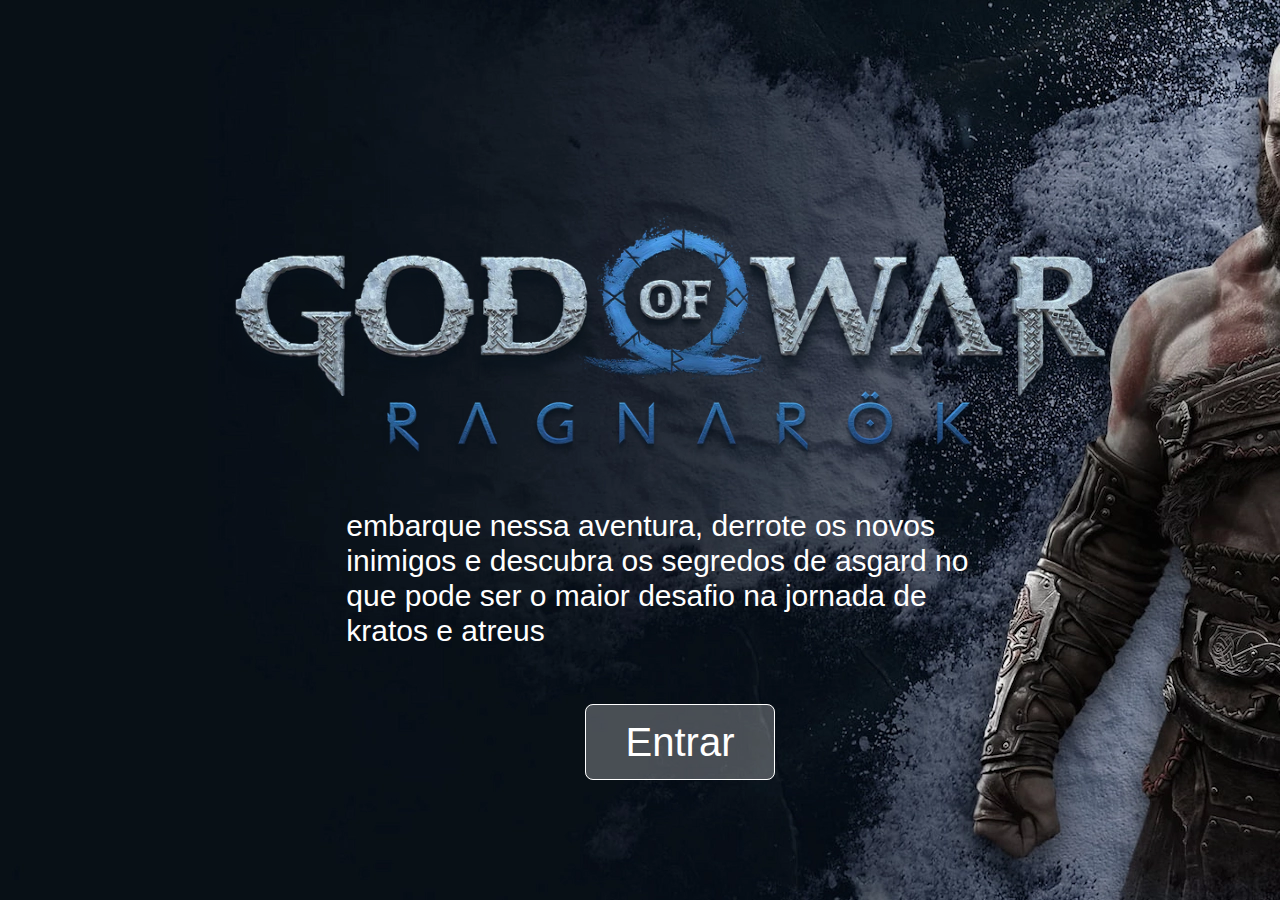
<file: index.html>
<!DOCTYPE html>
<html lang="pt-BR">

<head>
  <meta charset="UTF-8">
  <meta http-equiv="X-UA-Compatible" content="IE=edge">
  <meta name="viewport" content="width=device-width, initial-scale=1.0">
  <link rel="stylesheet" href="./styles/global.css">
  <link rel="stylesheet" href="./styles/index.css">
  <title>God of War</title>
</head>

<body>
  <main>
    <div class="container">
      <div class="titulo">
        <img src="./assets/ragnarok.webp" alt="God Of War Ragnarok">
      </div>
      <div class="text">
        <p>embarque nessa aventura, derrote os novos inimigos e descubra os segredos de asgard no que pode ser o maior desafio na jornada de kratos e atreus</p>
      </div>
      <div class="button">
        <a href="./pages/home.html">Entrar</a>
      </div>
    </div>

  </main>

</body>

</html>
</file>
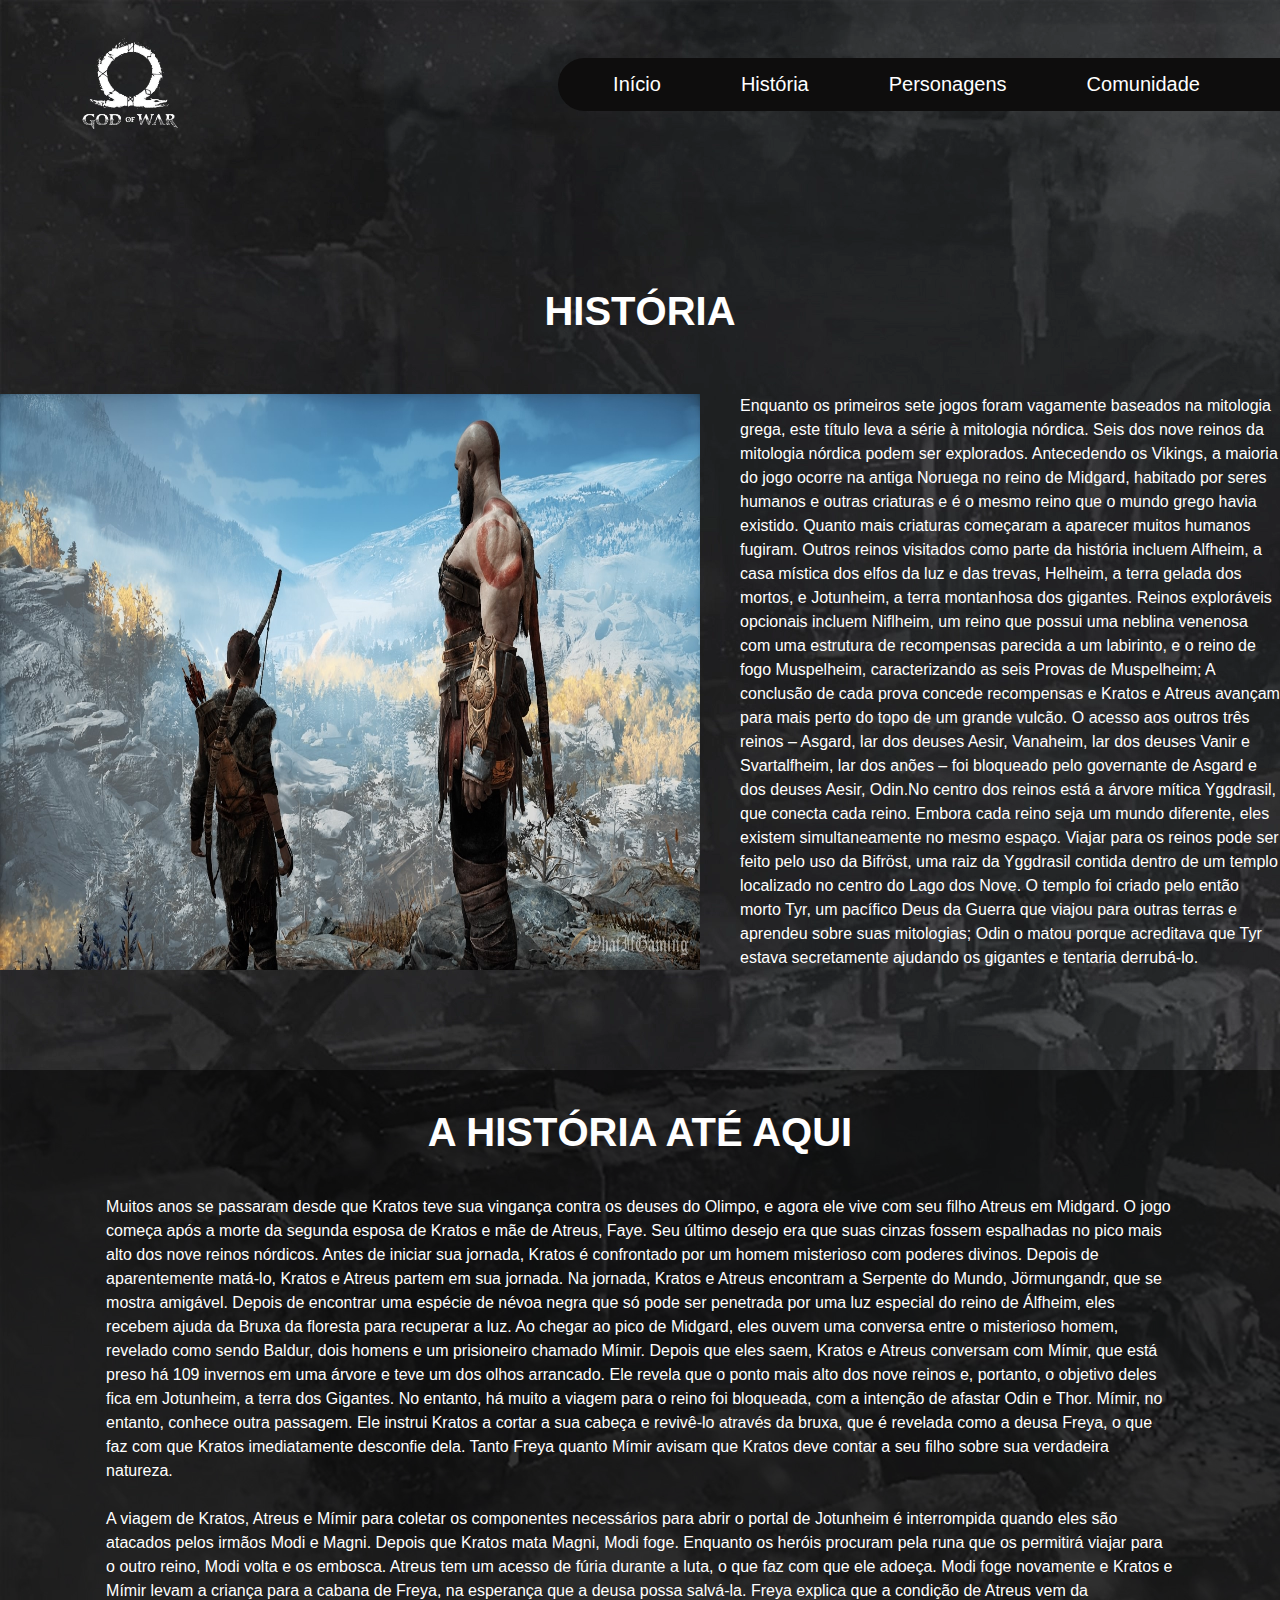
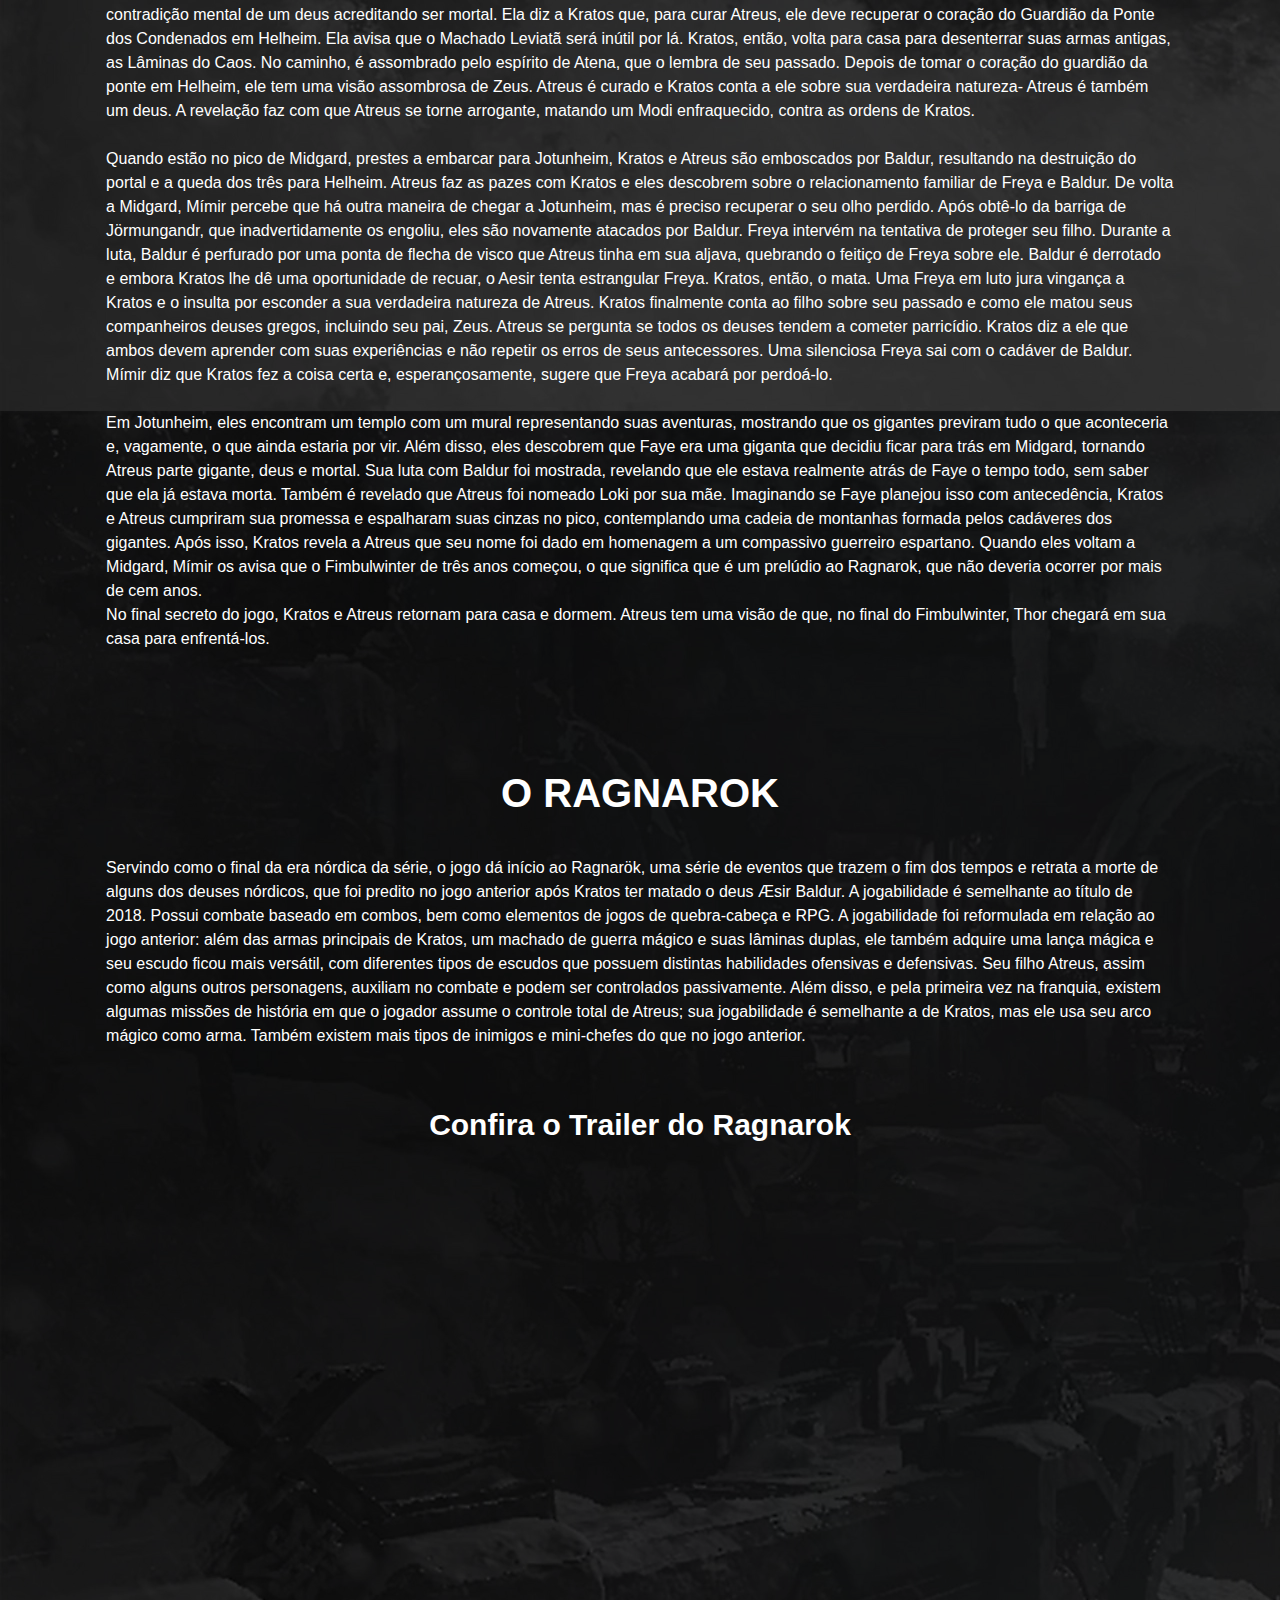
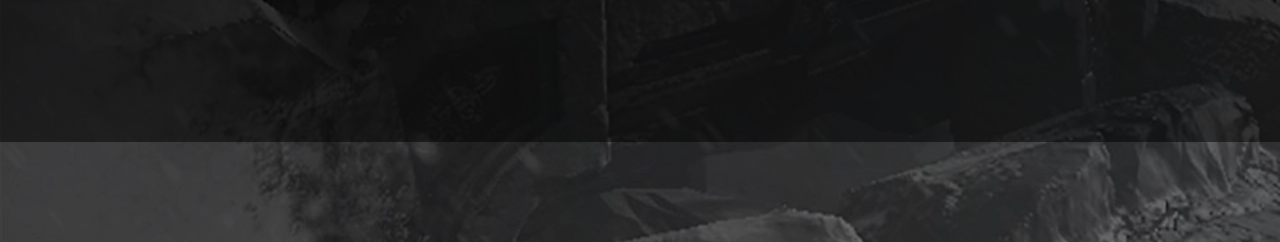
<file: pages/historia.html>
<!DOCTYPE html>
<html lang="pt-BR">

<head>
  <meta charset="UTF-8">
  <meta http-equiv="X-UA-Compatible" content="IE=edge">
  <meta name="viewport" content="width=device-width, initial-scale=1.0">
  <link rel="stylesheet" href="../styles/global.css">
  <link rel="stylesheet" href="../styles/historia.css">
  <title>God Of War | História </title>
</head>

<div class="background">

  <body>

    <header>
      <div class="logo_container">
        <img class="logo" src="../assets/logo.png" alt="">
      </div>
      <nav>
        <ul class="nav_menu">
          <li>
            <a href="./home.html">Início</a>
          </li>
          <li> <a href="./historia.html">História</a></li>
          <li> <a href="./personagens.html">Personagens</a></li>
          <li> <a href="">Comunidade</a></li>
        </ul>
      </nav>
    </header>
    <main>
      <article class="historia">
        <div class="historia-container">
          <h1 class="titulo">História</h1>
          <div class="flex">

            <img src="../assets/historia/god-of-war-kratos-atreus.jpg" alt="Kratos e Atreus">
            <p class="paragraph titulo-paragraph">Enquanto os primeiros sete jogos foram vagamente baseados na mitologia grega, este título leva a série à mitologia nórdica. Seis dos nove reinos da mitologia nórdica podem ser explorados. Antecedendo os Vikings, a maioria do jogo ocorre na antiga Noruega no reino de Midgard, habitado por seres humanos e outras criaturas e é o mesmo reino que o mundo grego havia existido. Quanto mais criaturas começaram a aparecer muitos humanos fugiram. Outros reinos visitados como parte da história incluem Alfheim, a casa mística dos elfos da luz e das trevas, Helheim, a terra gelada dos mortos, e Jotunheim, a terra montanhosa dos gigantes. Reinos exploráveis ​opcionais incluem Niflheim, um reino que possui uma neblina venenosa com uma estrutura de recompensas parecida a um labirinto, e o reino de fogo Muspelheim, caracterizando as seis Provas de Muspelheim; A conclusão de cada prova concede recompensas e Kratos e Atreus avançam para mais perto do topo de um grande vulcão. O acesso aos outros três reinos – Asgard, lar dos deuses Aesir, Vanaheim, lar dos deuses Vanir e Svartalfheim, lar dos anões – foi bloqueado pelo governante de Asgard e dos deuses Aesir, Odin.No centro dos reinos está a árvore mítica Yggdrasil, que conecta cada reino. Embora cada reino seja um mundo diferente, eles existem simultaneamente no mesmo espaço. Viajar para os reinos pode ser feito pelo uso da Bifröst, uma raiz da Yggdrasil contida dentro de um templo localizado no centro do Lago dos Nove. O templo foi criado pelo então morto Tyr, um pacífico Deus da Guerra que viajou para outras terras e aprendeu sobre suas mitologias; Odin o matou porque acreditava que Tyr estava secretamente ajudando os gigantes e tentaria derrubá-lo.
            </p>
          </div>
        </div>

      </article>
      <article class="enredo-container">
        <div class="enredo">
          <h1 class="titulo">A história até aqui</h1>
          <div class="text-container">
            <p class="paragraph enredo-paragraph">Muitos anos se passaram desde que Kratos teve sua vingança contra os deuses do Olimpo, e agora ele vive com seu filho Atreus em Midgard. O jogo começa após a morte da segunda esposa de Kratos e mãe de Atreus, Faye. Seu último desejo era que suas cinzas fossem espalhadas no pico mais alto dos nove reinos nórdicos. Antes de iniciar sua jornada, Kratos é confrontado por um homem misterioso com poderes divinos. Depois de aparentemente matá-lo, Kratos e Atreus partem em sua jornada.

              Na jornada, Kratos e Atreus encontram a Serpente do Mundo, Jörmungandr, que se mostra amigável. Depois de encontrar uma espécie de névoa negra que só pode ser penetrada por uma luz especial do reino de Álfheim, eles recebem ajuda da Bruxa da floresta para recuperar a luz. Ao chegar ao pico de Midgard, eles ouvem uma conversa entre o misterioso homem, revelado como sendo Baldur, dois homens e um prisioneiro chamado Mímir. Depois que eles saem, Kratos e Atreus conversam com Mímir, que está preso há 109 invernos em uma árvore e teve um dos olhos arrancado. Ele revela que o ponto mais alto dos nove reinos e, portanto, o objetivo deles fica em Jotunheim, a terra dos Gigantes. No entanto, há muito a viagem para o reino foi bloqueada, com a intenção de afastar Odin e Thor. Mímir, no entanto, conhece outra passagem. Ele instrui Kratos a cortar a sua cabeça e revivê-lo através da bruxa, que é revelada como a deusa Freya, o que faz com que Kratos imediatamente desconfie dela. Tanto Freya quanto Mímir avisam que Kratos deve contar a seu filho sobre sua verdadeira natureza.<br /><br />

              A viagem de Kratos, Atreus e Mímir para coletar os componentes necessários para abrir o portal de Jotunheim é interrompida quando eles são atacados pelos irmãos Modi e Magni. Depois que Kratos mata Magni, Modi foge. Enquanto os heróis procuram pela runa que os permitirá viajar para o outro reino, Modi volta e os embosca. Atreus tem um acesso de fúria durante a luta, o que faz com que ele adoeça. Modi foge novamente e Kratos e Mímir levam a criança para a cabana de Freya, na esperança que a deusa possa salvá-la. Freya explica que a condição de Atreus vem da contradição mental de um deus acreditando ser mortal. Ela diz a Kratos que, para curar Atreus, ele deve recuperar o coração do Guardião da Ponte dos Condenados em Helheim. Ela avisa que o Machado Leviatã será inútil por lá. Kratos, então, volta para casa para desenterrar suas armas antigas, as Lâminas do Caos. No caminho, é assombrado pelo espírito de Atena, que o lembra de seu passado. Depois de tomar o coração do guardião da ponte em Helheim, ele tem uma visão assombrosa de Zeus. Atreus é curado e Kratos conta a ele sobre sua verdadeira natureza- Atreus é também um deus. A revelação faz com que Atreus se torne arrogante, matando um Modi enfraquecido, contra as ordens de Kratos.
              <br /><br />
              Quando estão no pico de Midgard, prestes a embarcar para Jotunheim, Kratos e Atreus são emboscados por Baldur, resultando na destruição do portal e a queda dos três para Helheim. Atreus faz as pazes com Kratos e eles descobrem sobre o relacionamento familiar de Freya e Baldur. De volta a Midgard, Mímir percebe que há outra maneira de chegar a Jotunheim, mas é preciso recuperar o seu olho perdido. Após obtê-lo da barriga de Jörmungandr, que inadvertidamente os engoliu, eles são novamente atacados por Baldur. Freya intervém na tentativa de proteger seu filho. Durante a luta, Baldur é perfurado por uma ponta de flecha de visco que Atreus tinha em sua aljava, quebrando o feitiço de Freya sobre ele. Baldur é derrotado e embora Kratos lhe dê uma oportunidade de recuar, o Aesir tenta estrangular Freya. Kratos, então, o mata. Uma Freya em luto jura vingança a Kratos e o insulta por esconder a sua verdadeira natureza de Atreus. Kratos finalmente conta ao filho sobre seu passado e como ele matou seus companheiros deuses gregos, incluindo seu pai, Zeus. Atreus se pergunta se todos os deuses tendem a cometer parricídio. Kratos diz a ele que ambos devem aprender com suas experiências e não repetir os erros de seus antecessores. Uma silenciosa Freya sai com o cadáver de Baldur. Mímir diz que Kratos fez a coisa certa e, esperançosamente, sugere que Freya acabará por perdoá-lo.<br />
              <br />
              Em Jotunheim, eles encontram um templo com um mural representando suas aventuras, mostrando que os gigantes previram tudo o que aconteceria e, vagamente, o que ainda estaria por vir. Além disso, eles descobrem que Faye era uma giganta que decidiu ficar para trás em Midgard, tornando Atreus parte gigante, deus e mortal. Sua luta com Baldur foi mostrada, revelando que ele estava realmente atrás de Faye o tempo todo, sem saber que ela já estava morta. Também é revelado que Atreus foi nomeado Loki por sua mãe. Imaginando se Faye planejou isso com antecedência, Kratos e Atreus cumpriram sua promessa e espalharam suas cinzas no pico, contemplando uma cadeia de montanhas formada pelos cadáveres dos gigantes. Após isso, Kratos revela a Atreus que seu nome foi dado em homenagem a um compassivo guerreiro espartano. Quando eles voltam a Midgard, Mímir os avisa que o Fimbulwinter de três anos começou, o que significa que é um prelúdio ao Ragnarok, que não deveria ocorrer por mais de cem anos. <br />
              No final secreto do jogo, Kratos e Atreus retornam para casa e dormem. Atreus tem uma visão de que, no final do Fimbulwinter, Thor chegará em sua casa para enfrentá-los.
            </p>
          </div>
          <div class="ragnarok">
            <h1 class="titulo">O Ragnarok</h1>
            <p class="paragraph">Servindo como o final da era nórdica da série, o jogo dá início ao Ragnarök, uma série de eventos que trazem o fim dos tempos e retrata a morte de alguns dos deuses nórdicos, que foi predito no jogo anterior após Kratos ter matado o deus Æsir Baldur.

              A jogabilidade é semelhante ao título de 2018. Possui combate baseado em combos, bem como elementos de jogos de quebra-cabeça e RPG. A jogabilidade foi reformulada em relação ao jogo anterior: além das armas principais de Kratos, um machado de guerra mágico e suas lâminas duplas, ele também adquire uma lança mágica e seu escudo ficou mais versátil, com diferentes tipos de escudos que possuem distintas habilidades ofensivas e defensivas. Seu filho Atreus, assim como alguns outros personagens, auxiliam no combate e podem ser controlados passivamente. Além disso, e pela primeira vez na franquia, existem algumas missões de história em que o jogador assume o controle total de Atreus; sua jogabilidade é semelhante a de Kratos, mas ele usa seu arco mágico como arma. Também existem mais tipos de inimigos e mini-chefes do que no jogo anterior.</p>
          </div>
          <div class="trailer">
            <h2>Confira o Trailer do Ragnarok</h2>
            <iframe width="1100" height="500" src="https://www.youtube.com/embed/maMjiMRiD_o" title="God of War Ragnarök - NOVO Trailer dublado e legendado em PT BR - 4K" frameborder="0" allow="accelerometer; autoplay; clipboard-write; encrypted-media; gyroscope;picture-in-picture " allowfullscreen></iframe>
          </div>
        </div>

      </article>


    </main>
  </body>
</div>

</html>
</file>
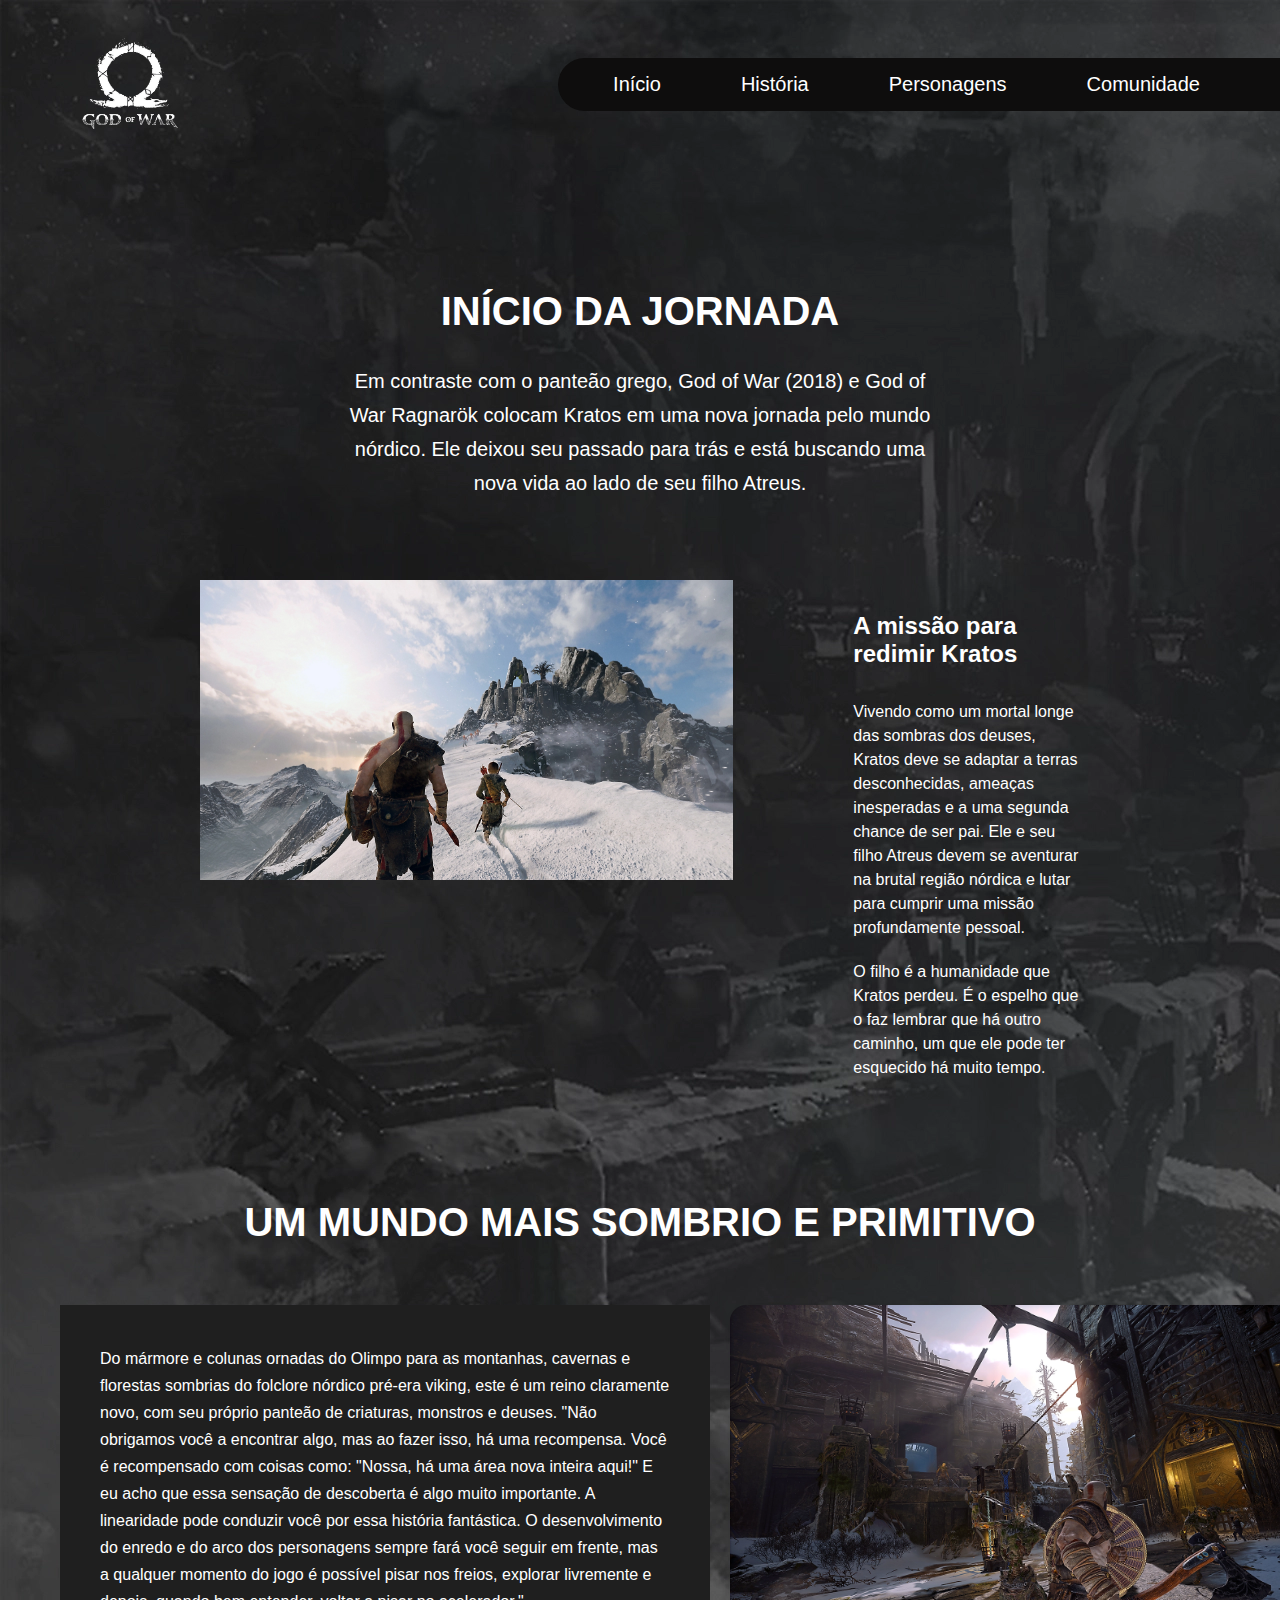
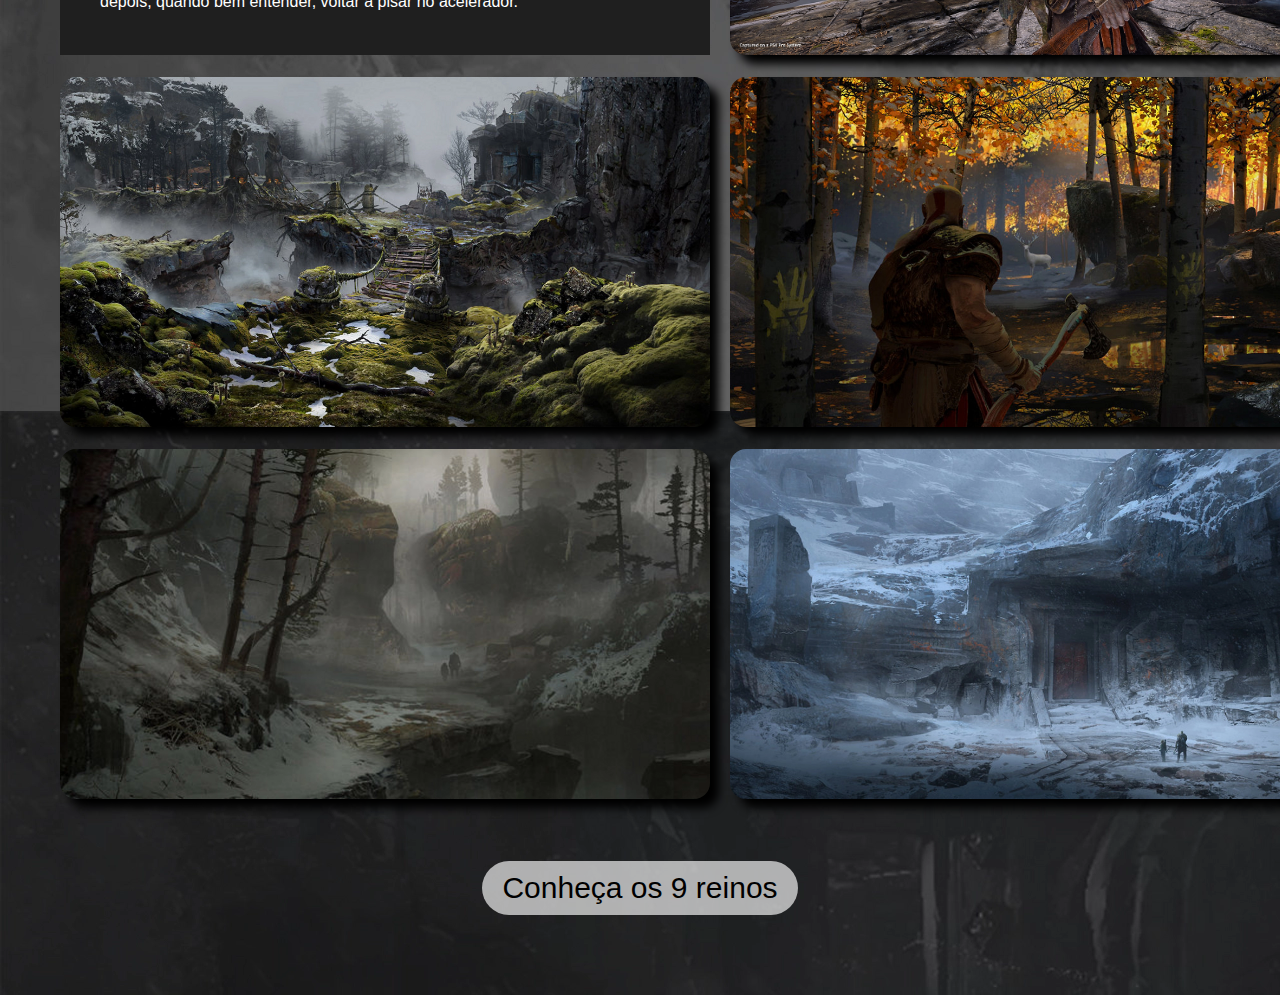
<file: pages/home.html>
<!DOCTYPE html>
<html lang="pt-BR">

<head>
  <meta charset="UTF-8">
  <meta http-equiv="X-UA-Compatible" content="IE=edge">
  <meta name="viewport" content="width=device-width, initial-scale=1.0">
  <link rel="stylesheet" href="../styles/global.css">
  <link rel="stylesheet" href="../styles/home.css">
  <title>God Of War | Home</title>
</head>

<body>
  <header>
    <div class="logo_container">
      <img class="logo" src="../assets/logo.png" alt="">
    </div>
    <nav>
      <ul class="nav_menu">
        <li>

          <a href="./home.html">Início</a>
        </li>
        <li> <a href="./historia.html">História</a></li>
        <li> <a href="./personagens.html">Personagens</a></li>
        <li> <a href="">Comunidade</a></li>
      </ul>
    </nav>
  </header>
  <main>
    <article class="jornada_container">
      <div class="jornada">
        <h1 class="titulo">Início da Jornada</h1>
        <p class="paragraph">Em contraste com o panteão grego, God of War (2018) e God of War Ragnarök colocam Kratos em uma nova jornada pelo mundo nórdico. Ele deixou seu passado para trás e está buscando uma nova vida ao lado de seu filho Atreus.
        </p>
      </div>
      <div class="missao">
        <div class="missao_img_container">
          <img src="../assets/missao.webp" alt="Kratos e Atreus">
        </div>
        <div class="missao_txt_container">
          <h2 class="subtitle">A missão para redimir Kratos</h2>
          <p class="paragraph">Vivendo como um mortal longe das sombras dos deuses, Kratos deve se adaptar a terras desconhecidas, ameaças inesperadas e a uma segunda chance de ser pai. Ele e seu filho Atreus devem se aventurar na brutal região nórdica e lutar para cumprir uma missão profundamente pessoal.</p>
          <p class='paragraph'>O filho é a humanidade que Kratos perdeu. É o espelho que o faz lembrar que há outro caminho, um que ele pode ter esquecido há muito tempo.
          </p>
        </div>
      </div>
    </article>

    <article class="mapa">
      <div class="titulo_container">
        <h1 class="titulo">UM MUNDO MAIS SOMBRIO E PRIMITIVO</h1>
      </div>
      <div class="mundo">
        <div class="mundo_txt_container">
          <p class="paragraph">Do mármore e colunas ornadas do Olimpo para as montanhas, cavernas e florestas sombrias do folclore nórdico pré-era viking, este é um reino claramente novo, com seu próprio panteão de criaturas, monstros e deuses.
            "Não obrigamos você a encontrar algo, mas ao fazer isso, há uma recompensa. Você é recompensado com coisas como: "Nossa, há uma área nova inteira aqui!" E eu acho que essa sensação de descoberta é algo muito importante. A linearidade pode conduzir você por essa história fantástica. O desenvolvimento do enredo e do arco dos personagens sempre fará você seguir em frente, mas a qualquer momento do jogo é possível pisar nos freios, explorar livremente e depois, quando bem entender, voltar a pisar no acelerador."</p>
        </div>
        <div class="mundo_img_container">
          <img src="../assets/kratos_block.webp" alt="Kratos block" width="700" height="377">
        </div>


        <div class="mundo_img_container">
          <img src="../assets/god-of-war-ecosystems-green.webp" alt="Kratos block" width="700" height="377">
        </div>
        <div class="mundo_img_container">
          <img src="../assets/god-of-war-ecosystems.webp" alt="Kratos block" width="700" height="377">
        </div>
        <div class="mundo_img_container">
          <img src="../assets/god-of-war-ecosystems2.webp" alt="Kratos block" width="700" height="377">
        </div>
        <div class="mundo_img_container">
          <img src="../assets/god-of-war-winter.webp" alt="Kratos block" width="700" height="377">
        </div>
      </div>


      <div class="button_container">
        <a class="button" href="./reinos.html">Conheça os 9 reinos</a>
      </div>
    </article>
  </main>
  <script src="../js/home.js"></script>
</body>

</html>
</file>
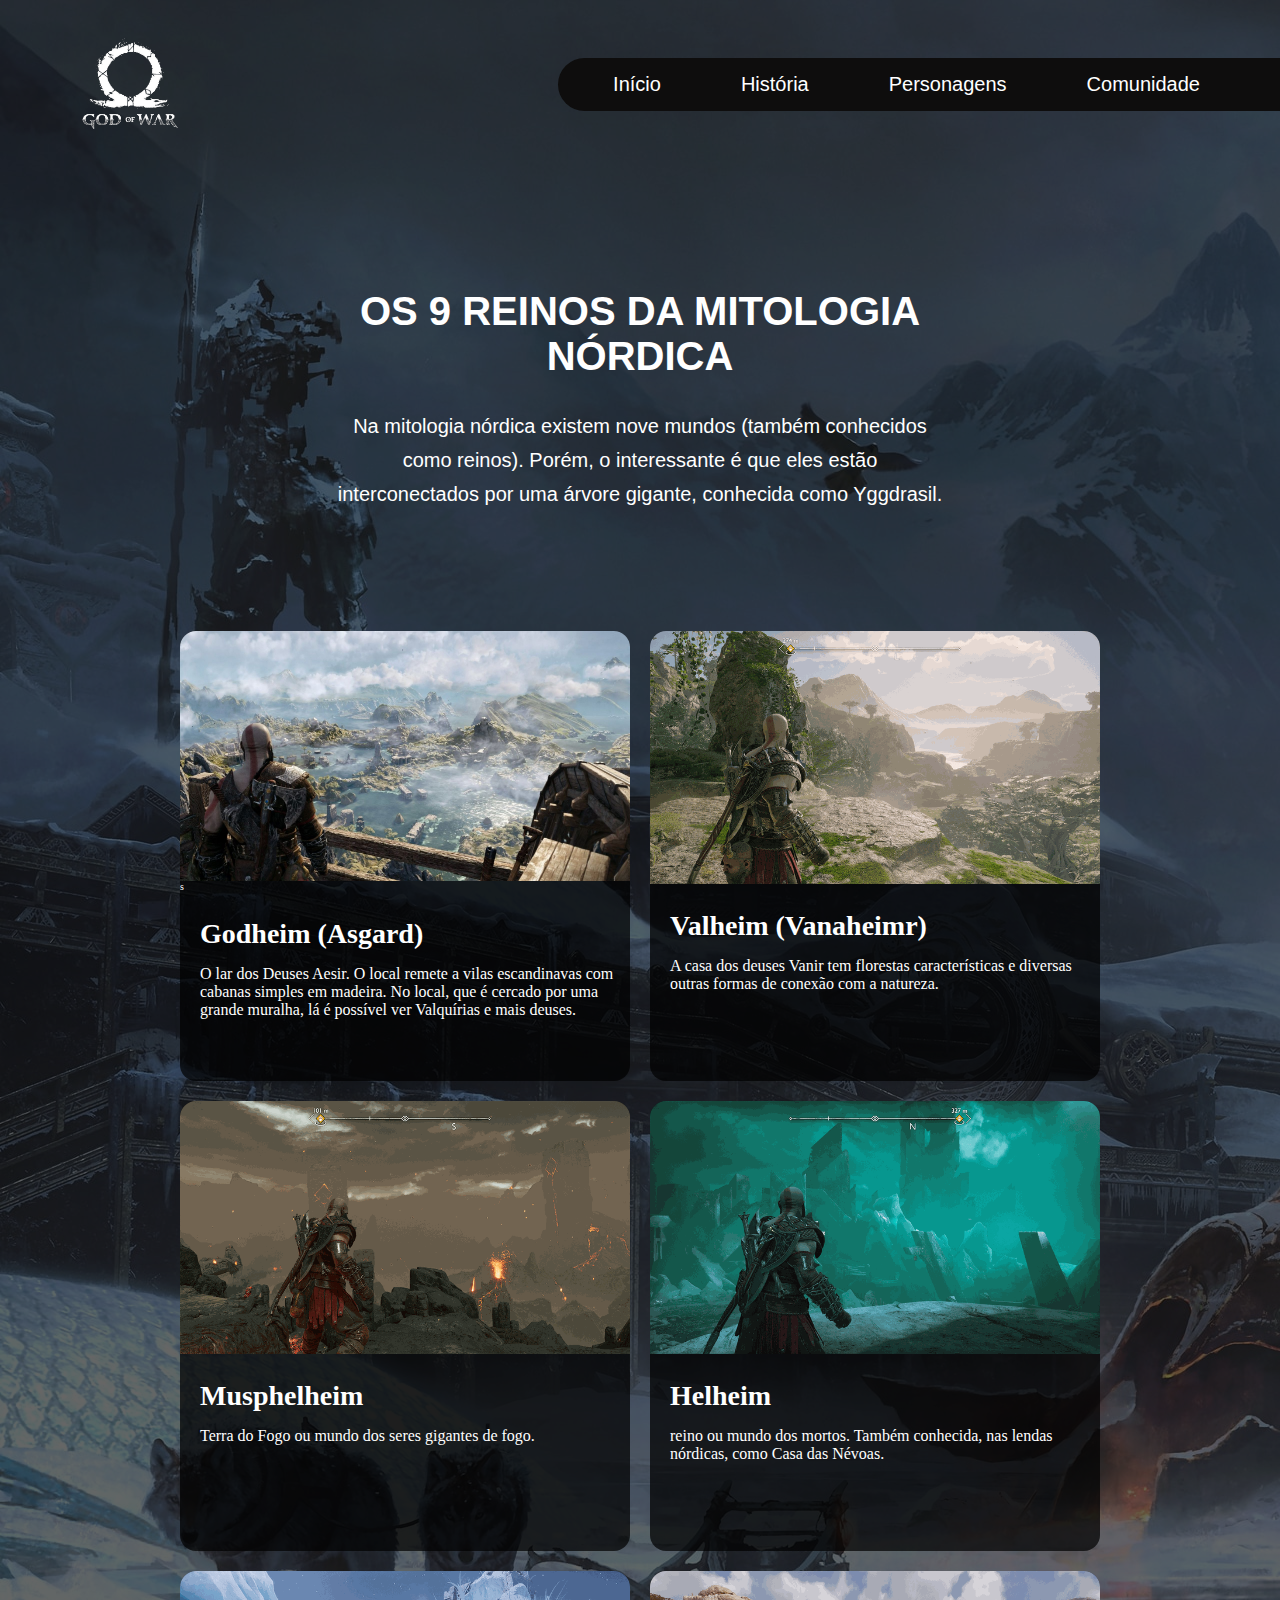
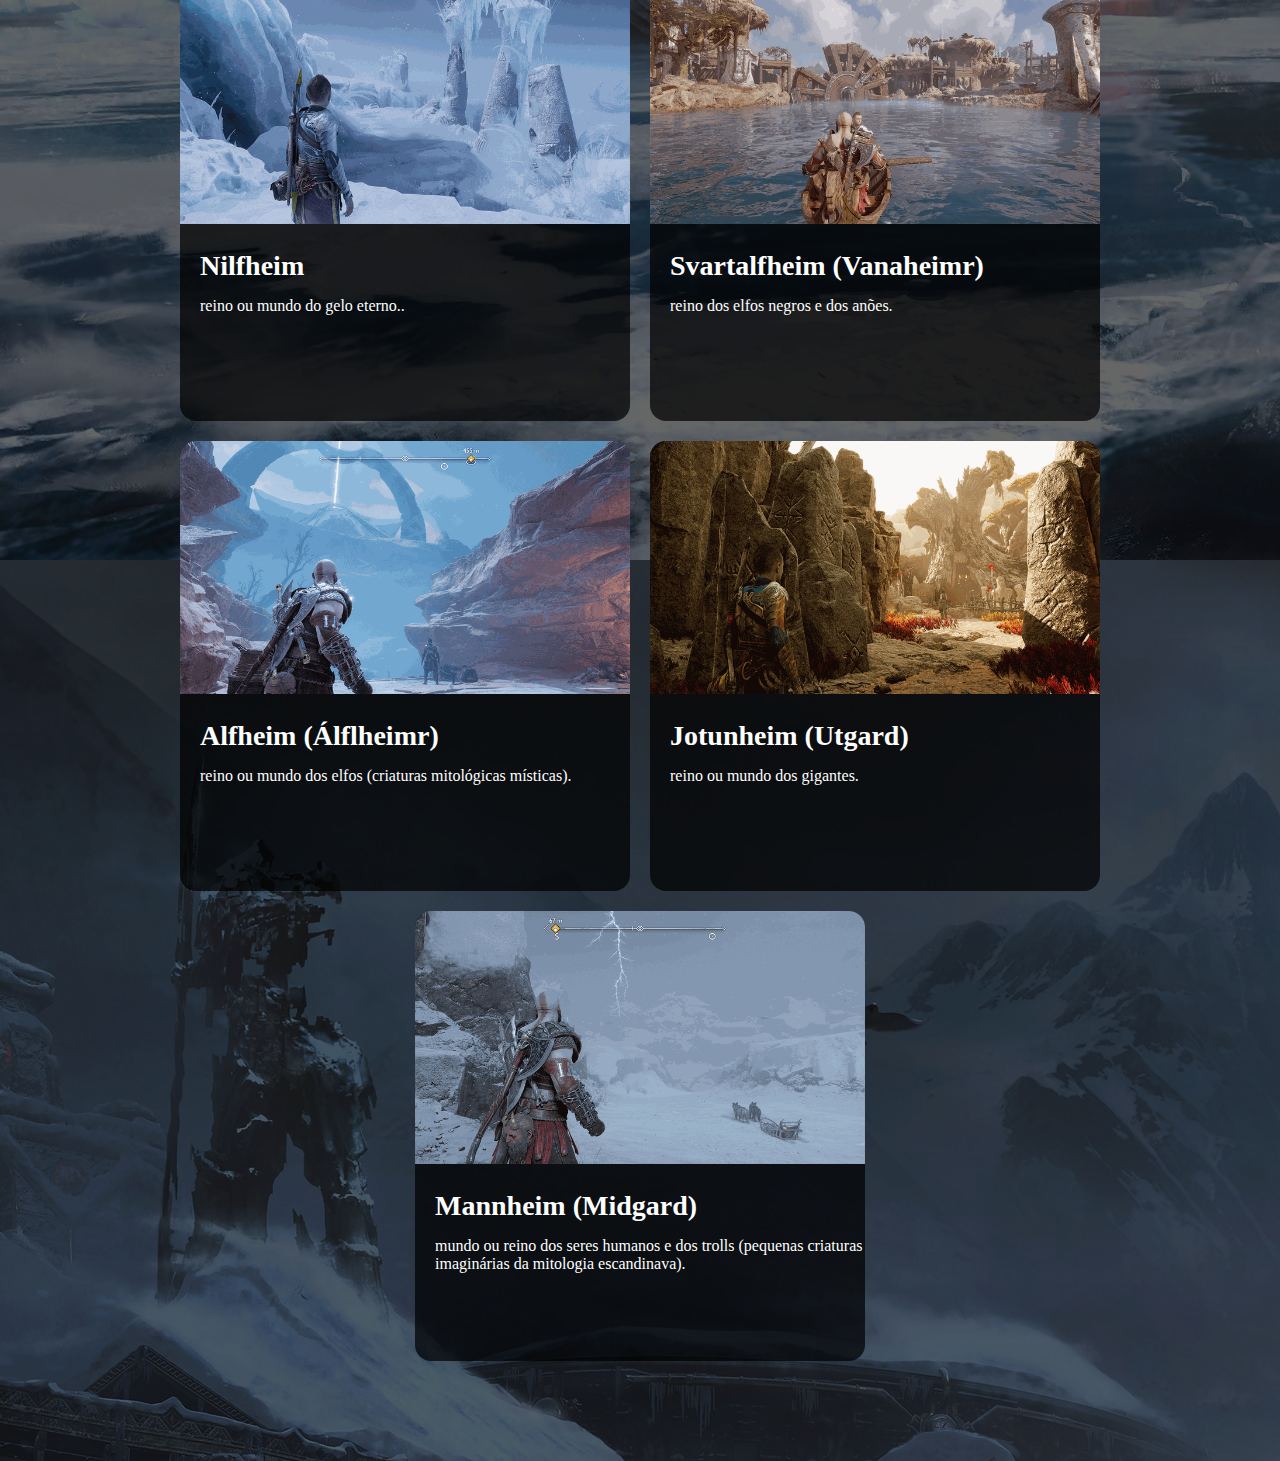
<file: pages/reinos.html>
<!DOCTYPE html>
<html lang="pt-BR">

<head>
  <meta charset="UTF-8">
  <meta http-equiv="X-UA-Compatible" content="IE=edge">
  <meta name="viewport" content="width=device-width, initial-scale=1.0">
  <link rel="stylesheet" href="../styles/global.css">
  <link rel="stylesheet" href="../styles/reinos.css">
  <title>God Of War | Reinos </title>
</head>

<div class="background">

  <body>

    <header>
      <div class="logo_container">
        <img class="logo" src="../assets/logo.png" alt="">
      </div>
      <nav>
        <ul class="nav_menu">
          <li>
            <a href="./home.html">Início</a>
          </li>
          <li> <a href="./historia.html">História</a></li>
          <li> <a href="./personagens.html">Personagens</a></li>
          <li> <a href="">Comunidade</a></li>
        </ul>
      </nav>
    </header>
    <main>
      <article>
        <div class="reinos">
          <h1 class="titulo">OS 9 REINOS DA MITOLOGIA NÓRDICA</h1>
          <p class="paragraph">Na mitologia nórdica existem nove mundos (também conhecidos como reinos). Porém, o interessante é que eles estão interconectados por uma árvore gigante, conhecida como Yggdrasil.
          </p>
        </div>

        <div class="reinos_cards">
          <div class="card">

            <img src="../assets/reinos/god-of-war-asgard.jpg" alt="Asgard">
            s
            <h2>Godheim (Asgard)</h2>
            <p>O lar dos Deuses Aesir. O local remete a vilas escandinavas com cabanas simples em madeira. No local, que é cercado por uma grande muralha, lá é possível ver Valquírias e mais deuses.</p>
          </div>

          <div class="card">
            <img src="../assets/reinos/god-of-war-ragnarok-valheim.png" alt="Valheim">
            <h2>Valheim (Vanaheimr)</h2>
            <p>A casa dos deuses Vanir tem florestas características e diversas outras formas de conexão com a natureza.</p>
          </div>

          <div class="card">
            <img src="../assets/reinos/god-of-war-ragnarok-muspelheim.png" alt="Musphelheim">
            <h2>Musphelheim</h2>
            <p>Terra do Fogo ou mundo dos seres gigantes de fogo.</p>
          </div>

          <div class="card">
            <img src="../assets/reinos/god-of-war-ragnarok-helheim.png" alt="Asgard">
            <h2>Helheim</h2>
            <p>reino ou mundo dos mortos. Também conhecida, nas lendas nórdicas, como Casa das Névoas.</p>
          </div>

          <div class="card">
            <img src="../assets/reinos/god-of-war-ragnarok-niflheim.png" alt="Asgard">
            <h2>Nilfheim</h2>
            <p>reino ou mundo do gelo eterno..</p>
          </div>

          <div class="card">
            <img src="../assets/reinos/god-of-war-ragnarok-svartalfheim.png" alt="Asgard">
            <h2>Svartalfheim (Vanaheimr)</h2>
            <p>reino dos elfos negros e dos anões.</p>
          </div>

          <div class="card">
            <img src="../assets/reinos/god-of-war-ragnarok-alfheim.png" alt="Asgard">
            <h2>Alfheim (Álflheimr)</h2>
            <p>reino ou mundo dos elfos (criaturas mitológicas místicas).</p>
          </div>

          <div class="card">
            <img src="../assets/reinos/god-of-war-ragnarok-jotunheim.png" alt="Asgard">
            <h2>Jotunheim (Utgard)</h2>
            <p>reino ou mundo dos gigantes.</p>
          </div>

          <div class="card">
            <img src="../assets/reinos/god-of-war-ragnarok-midgard.png" alt="Midgard">
            <h2>Mannheim (Midgard)</h2>
            <p>mundo ou reino dos seres humanos e dos trolls (pequenas criaturas imaginárias da mitologia escandinava).</p>
          </div>
        </div>
      </article>


    </main>
  </body>
</div>

</html>
</file>
<file: styles/global.css>
* {
  padding: 0;
  margin: 0;
  box-sizing: border-box;
}
html {
  font-family: "GodOfWar", sans-serif;
  font-size: 62.5%; /* 1rem = 10px */
}
a {
  text-decoration: none;
  color: white;
}
li {
  list-style: none;
}
.container {
  margin-top: 120px;
  padding-bottom: 100px;
  display: grid;
  justify-items: center;
  align-items: center;
}
.titulo {
  font-family: "Berserker", sans-serif;
  font-size: 40px;
  color: #fff;
  text-transform: uppercase;
}
.subtitle {
  margin-top: 3.2rem;
  font-size: 2rem;
}
.paragraph {
  font-size: 1.6rem;
}
.paragraph,
.subtitle {
  font-family: "Besley", sans-serif;
  color: #fff;
}

/* ---------------------------------- */

header {
  display: flex;
  align-items: center;
  justify-content: space-between;
}
nav {
  position: absolute;
  right: 0;
  background: #0e0d0d;
  border-radius: 50px 0 0 50px;
  padding: 15px 80px 15px 15px;
}
body {
  background: url("../assets/home_background.webp");
}

.logo_container {
  margin-left: 80px;
}
.logo {
  width: 100px;
}

.nav_menu {
  display: flex;
  gap: 80px;
  font-size: 20px;
  color: #fff;
  padding-left: 40px;
}
.nav_menu a {
  transition: 0.2s;
}
.nav_menu a:hover {
  color: rgb(228, 127, 13);
}
</file>
<file: styles/index.css>
body {
  background: url("../assets/background.webp");
}
.titulo {
  margin-top: 96px;
  margin-left: 68px;
}
.titulo img {
  width: 900px;
}
.text {
  margin-top: 40px;
  margin-left: 80px;
  font-size: 3rem;
  line-height: 35px;
  color: white;
}
.text p {
  max-width: 40ch;
}
.button {
  margin-top: 72px;
  margin-left: 80px;
}
.button a:hover {
  background: rgb(179, 128, 21);
  color: #000;
}
.button a {
  background: rgba(253, 250, 250, 0.27);
  padding: 1.5rem 4rem;
  font-size: 40px;
  border-radius: 8px;
  border: 1px solid white;
  color: white;
  transition: 0.2s;
}

/* Medias Queries*/
@media();
</file>
<file: styles/historia.css>
.historia-container {
  margin-top: 120px;
  padding-bottom: 100px;
  display: grid;
  justify-items: center;
  align-items: center;
}
.titulo {
  text-align: center;
}
.flex {
  display: flex;
  margin-top: 60px;
}
.titulo-paragraph {
  max-width: 80ch;
  margin-left: 40px;
  line-height: 1.5;
}
.historia img {
  max-width: 700px;
}
.enredo-container {
  padding-bottom: 100px;
  display: grid;
  /* justify-items: center; */
  align-items: center;
}
.enredo {
  background-color: rgba(0, 0, 0, 0.5);
  padding: 40px 0 40px 0;
}
.text-container {
  width: 100%;
  display: flex;
  justify-content: center;
  margin-top: 40px;
}
.enredo-paragraph {
  /* text-align: center; */
  line-height: 1.5;
  max-width: 120ch;
}
.ragnarok {
  margin-top: 120px;
  display: flex;
  flex-direction: column;
  align-items: center;
  justify-content: center;
}
.ragnarok h1 {
  margin-bottom: 40px;
}
.ragnarok p {
  line-height: 1.5;
  max-width: 120ch;
}
.trailer {
  display: flex;
  flex-direction: column;
  align-items: center;
  color: white;
}
.trailer h2 {
  font-size: 30px;
  margin-bottom: 60px;
  margin-top: 60px;
}
</file>
<file: styles/home.css>
/* //Jornada */
.jornada_container {
  margin-top: 120px;
  display: grid;
  justify-items: center;
  align-items: center;
}
.jornada {
  color: #fff;
  text-align: center;
  max-width: 110ch;
}
.jornada p {
  padding-top: 30px;
  font-size: 20px;
  line-height: 34px;
}
.missao {
  display: flex;
  gap: 120px;
  margin: 80px 200px 0 200px;
}
.missao img {
  max-width: 600px;
  max-height: 300px;
}
.missao h2 {
  font-size: 24px;
  font-weight: 900;
  margin-bottom: 32px;
}
.missao p:first-of-type {
  margin-bottom: 20px;
}

.missao p {
  font-weight: 400;
  line-height: 24px;
}
.mapa h1 {
  margin-top: 120px;
  text-align: center;
}
.mundo_txt_container {
  background-color: #1f1f1f;
  height: 350px;
  display: flex;
  align-items: center;
  max-width: 650px;
}
.mundo {
  display: grid;
  grid-template-columns: 1fr 1fr;
  justify-items: center;
  align-content: center;
  gap: 20px;
  /* column-gap: 20px; */
  margin: 60px 60px;
}

.mundo img {
  border-radius: 16px;
  max-height: 350px;
  max-width: 650px;
  filter: drop-shadow(9px 9px 5px);
  transition: 0.2s;
  cursor: pointer;
}
.mundo img:hover {
  transform: translateY(-15px);
}
.mundo p {
  max-width: 80ch;
  line-height: 27px;
  padding: 20px 40px;
  /* border: 1px solid red; */
}
.button_container {
  display: flex;
  justify-content: center;
}
.button {
  font-size: 30px;
  padding: 10px 20px;
  border-radius: 30px;
  margin-bottom: 80px;
  color: #000;
  background: rgba(255, 255, 255, 0.65);
  transition: 0.2s;
}
.button:hover {
  background: rgba(66, 65, 65, 0.65);
  color: rgb(228, 127, 13);
}
</file>
<file: styles/reinos.css>
.background {
  background-color: rgba(0, 0, 0, 0.6);
}
body {
  background: url("../assets/reinos/background-reinos.jpg");
}
article {
  margin-top: 120px;
  padding-bottom: 100px;
  display: grid;
  justify-items: center;
  align-items: center;
}
.reinos {
  text-align: center;
  max-width: 110ch;
}
.reinos p {
  padding-top: 30px;
  font-size: 20px;
  line-height: 34px;
}

.reinos_cards {
  display: flex;
  gap: 20px;
  justify-content: center;
  flex-wrap: wrap;
  margin-top: 120px;
}

.card {
  display: flex;
  flex-direction: column;
  /* padding: 20px 20px; */
  font-family: "Besley";
  color: white;
  max-width: 450px;
  height: 450px;
  background-color: rgba(0, 0, 0, 0.7);
  border-radius: 16px;
  overflow: hidden;
}

.card img {
  align-self: center;
  max-width: 100%;
  min-height: 250px;
  /* border-radius: 16px; */
}
.card h2 {
  margin-top: 26px;
  font-size: 28px;
}
.card p {
  margin-top: 15px;
  font-size: 1.6rem;
}
.card h2,
.card p {
  margin-left: 20px;
}
</file>
